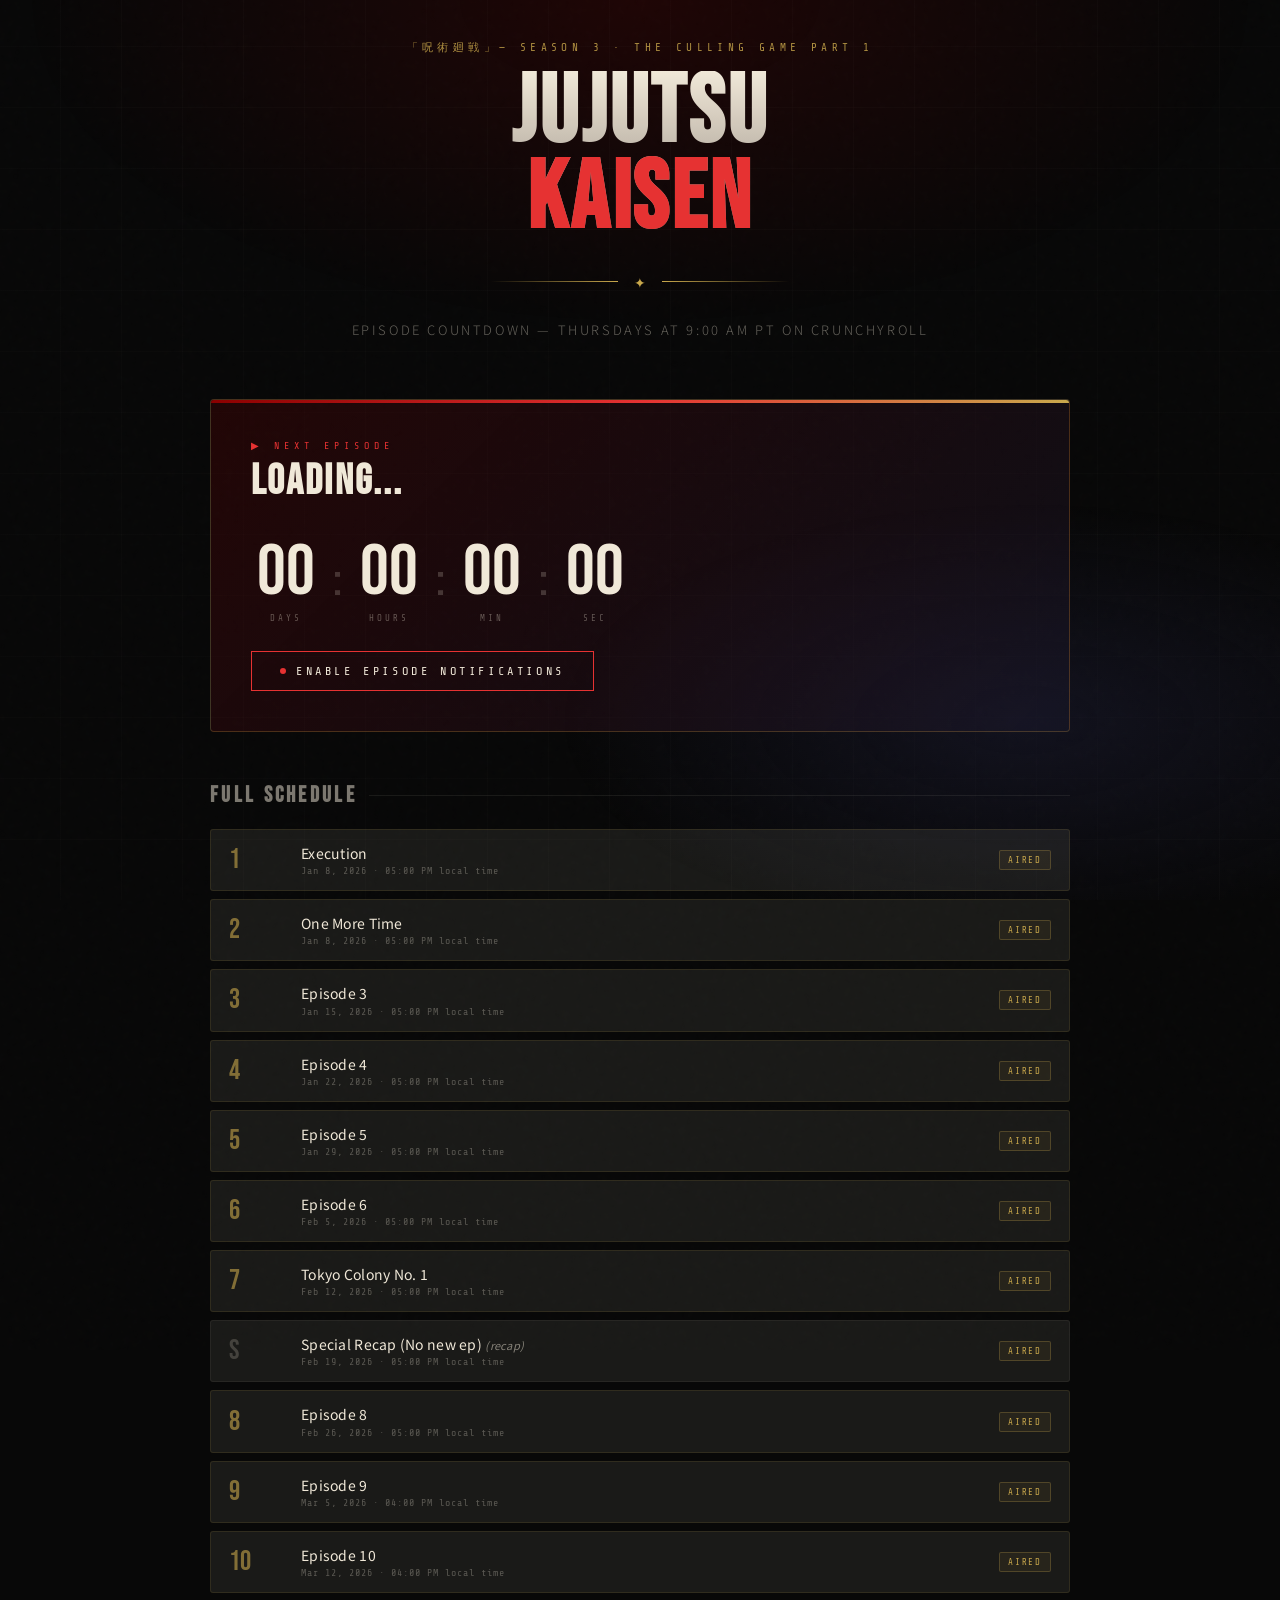
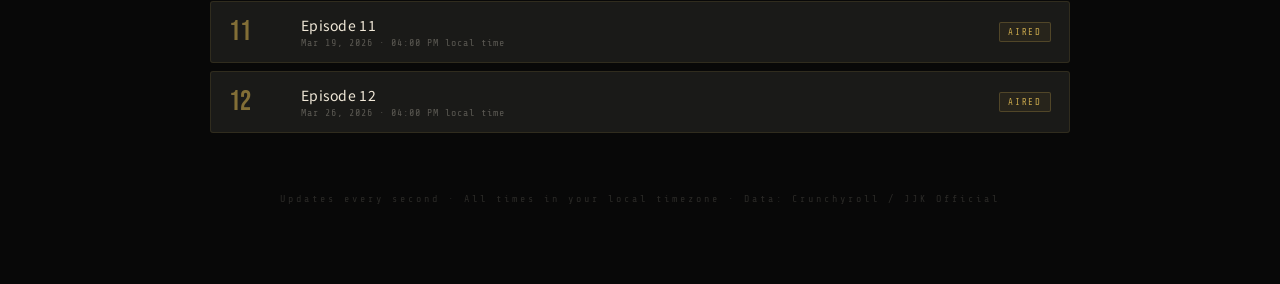
<file: jjk.html>
<!DOCTYPE html>
<html lang="en">
<head>
<meta charset="UTF-8">
<meta name="viewport" content="width=device-width, initial-scale=1.0">
<title>JJK S3 — Culling Game Countdown</title>
<link href="https://fonts.googleapis.com/css2?family=Bebas+Neue&family=Noto+Sans+JP:wght@300;400;700&family=Share+Tech+Mono&display=swap" rel="stylesheet">
<style>
  :root {
    --red: #e63232;
    --dark-red: #8b0000;
    --black: #080808;
    --off-white: #f0e8d8;
    --gold: #c9a84c;
    --ink: #1a1a2e;
    --dim: rgba(240,232,216,0.08);
  }

  * { margin: 0; padding: 0; box-sizing: border-box; }

  body {
    background: var(--black);
    color: var(--off-white);
    font-family: 'Noto Sans JP', sans-serif;
    min-height: 100vh;
    overflow-x: hidden;
  }

  /* Ink wash background */
  body::before {
    content: '';
    position: fixed;
    inset: 0;
    background:
      radial-gradient(ellipse 80% 60% at 50% 0%, rgba(139,0,0,0.18) 0%, transparent 60%),
      radial-gradient(ellipse 60% 40% at 80% 80%, rgba(26,26,46,0.6) 0%, transparent 60%),
      repeating-linear-gradient(0deg, transparent, transparent 60px, rgba(240,232,216,0.015) 60px, rgba(240,232,216,0.015) 61px),
      repeating-linear-gradient(90deg, transparent, transparent 60px, rgba(240,232,216,0.015) 60px, rgba(240,232,216,0.015) 61px);
    pointer-events: none;
    z-index: 0;
  }

  /* Grain overlay */
  body::after {
    content: '';
    position: fixed;
    inset: -50%;
    background-image: url("data:image/svg+xml,%3Csvg viewBox='0 0 256 256' xmlns='http://www.w3.org/2000/svg'%3E%3Cfilter id='noise'%3E%3CfeTurbulence type='fractalNoise' baseFrequency='0.9' numOctaves='4' stitchTiles='stitch'/%3E%3C/filter%3E%3Crect width='100%25' height='100%25' filter='url(%23noise)' opacity='0.04'/%3E%3C/svg%3E");
    opacity: 0.25;
    pointer-events: none;
    z-index: 1;
    animation: grain 0.5s steps(1) infinite;
  }

  @keyframes grain {
    0%, 100% { transform: translate(0,0); }
    10% { transform: translate(-3%,-3%); }
    20% { transform: translate(3%,1%); }
    30% { transform: translate(-1%,3%); }
    40% { transform: translate(2%,-2%); }
    50% { transform: translate(-3%,1%); }
    60% { transform: translate(3%,3%); }
    70% { transform: translate(-2%,-1%); }
    80% { transform: translate(1%,2%); }
    90% { transform: translate(-1%,-3%); }
  }

  .container {
    position: relative;
    z-index: 2;
    max-width: 900px;
    margin: 0 auto;
    padding: 40px 20px 80px;
  }

  /* HEADER */
  header {
    text-align: center;
    margin-bottom: 60px;
    animation: fadeDown 0.8s ease both;
  }

  .eyebrow {
    font-family: 'Share Tech Mono', monospace;
    font-size: 11px;
    letter-spacing: 0.4em;
    color: var(--gold);
    text-transform: uppercase;
    margin-bottom: 16px;
    opacity: 0.85;
  }

  h1 {
    font-family: 'Bebas Neue', sans-serif;
    font-size: clamp(52px, 10vw, 96px);
    line-height: 0.9;
    letter-spacing: 0.03em;
    background: linear-gradient(180deg, var(--off-white) 0%, rgba(240,232,216,0.55) 100%);
    -webkit-background-clip: text;
    -webkit-text-fill-color: transparent;
    background-clip: text;
    position: relative;
  }

  h1 span {
    color: var(--red);
    -webkit-text-fill-color: var(--red);
  }

  .subtitle {
    font-size: 13px;
    letter-spacing: 0.2em;
    color: rgba(240,232,216,0.4);
    margin-top: 14px;
    font-weight: 300;
    text-transform: uppercase;
  }

  .divider {
    display: flex;
    align-items: center;
    gap: 16px;
    margin: 28px auto;
    max-width: 300px;
  }
  .divider::before, .divider::after {
    content: '';
    flex: 1;
    height: 1px;
    background: linear-gradient(90deg, transparent, var(--gold));
  }
  .divider::after { background: linear-gradient(90deg, var(--gold), transparent); }
  .divider-icon { color: var(--gold); font-size: 14px; }

  /* NEXT EPISODE HERO */
  .next-ep {
    background: linear-gradient(135deg, rgba(139,0,0,0.2) 0%, rgba(26,26,46,0.4) 100%);
    border: 1px solid rgba(201,168,76,0.25);
    border-radius: 4px;
    padding: 40px;
    margin-bottom: 50px;
    position: relative;
    overflow: hidden;
    animation: fadeUp 0.8s 0.2s ease both;
  }

  .next-ep::before {
    content: '';
    position: absolute;
    top: 0; left: 0; right: 0;
    height: 3px;
    background: linear-gradient(90deg, var(--dark-red), var(--red), var(--gold));
  }

  .next-ep-label {
    font-family: 'Share Tech Mono', monospace;
    font-size: 10px;
    letter-spacing: 0.5em;
    color: var(--red);
    text-transform: uppercase;
    margin-bottom: 8px;
  }

  .next-ep-title {
    font-family: 'Bebas Neue', sans-serif;
    font-size: clamp(26px, 5vw, 42px);
    letter-spacing: 0.05em;
    line-height: 1.1;
    margin-bottom: 6px;
  }

  .next-ep-meta {
    font-size: 12px;
    color: rgba(240,232,216,0.5);
    letter-spacing: 0.1em;
    margin-bottom: 32px;
  }

  /* COUNTDOWN TIMER */
  .countdown {
    display: flex;
    gap: 12px;
    align-items: flex-end;
    flex-wrap: wrap;
  }

  .time-block {
    text-align: center;
    min-width: 70px;
  }

  .time-number {
    font-family: 'Bebas Neue', sans-serif;
    font-size: clamp(42px, 8vw, 72px);
    line-height: 1;
    color: var(--off-white);
    display: block;
    position: relative;
  }

  .time-number.urgent { color: var(--red); animation: pulse 1s ease infinite; }

  @keyframes pulse {
    0%, 100% { opacity: 1; }
    50% { opacity: 0.6; }
  }

  .time-label {
    font-family: 'Share Tech Mono', monospace;
    font-size: 9px;
    letter-spacing: 0.35em;
    color: rgba(240,232,216,0.35);
    text-transform: uppercase;
    margin-top: 4px;
  }

  .time-sep {
    font-family: 'Bebas Neue', sans-serif;
    font-size: 48px;
    color: rgba(240,232,216,0.2);
    padding-bottom: 18px;
    line-height: 1;
  }

  .aired-badge {
    display: inline-flex;
    align-items: center;
    gap: 8px;
    background: rgba(201,168,76,0.15);
    border: 1px solid rgba(201,168,76,0.4);
    color: var(--gold);
    font-family: 'Share Tech Mono', monospace;
    font-size: 12px;
    letter-spacing: 0.2em;
    padding: 10px 18px;
    border-radius: 2px;
  }

  .notify-btn {
    margin-top: 28px;
    background: none;
    border: 1px solid var(--red);
    color: var(--off-white);
    font-family: 'Share Tech Mono', monospace;
    font-size: 12px;
    letter-spacing: 0.3em;
    text-transform: uppercase;
    padding: 12px 28px;
    cursor: pointer;
    transition: all 0.25s;
    display: inline-flex;
    align-items: center;
    gap: 10px;
  }
  .notify-btn:hover {
    background: var(--red);
    box-shadow: 0 0 20px rgba(230,50,50,0.4);
  }
  .notify-btn.enabled {
    border-color: var(--gold);
    background: rgba(201,168,76,0.1);
    color: var(--gold);
  }
  .notify-btn .dot {
    width: 6px; height: 6px;
    border-radius: 50%;
    background: var(--red);
    animation: blink 1.5s ease infinite;
  }
  .notify-btn.enabled .dot { background: var(--gold); }

  @keyframes blink {
    0%, 100% { opacity: 1; }
    50% { opacity: 0.2; }
  }

  /* EPISODE LIST */
  .episodes-section {
    animation: fadeUp 0.8s 0.4s ease both;
  }

  .section-title {
    font-family: 'Bebas Neue', sans-serif;
    font-size: 22px;
    letter-spacing: 0.15em;
    color: rgba(240,232,216,0.5);
    text-transform: uppercase;
    margin-bottom: 20px;
    display: flex;
    align-items: center;
    gap: 12px;
  }
  .section-title::after {
    content: '';
    flex: 1;
    height: 1px;
    background: rgba(240,232,216,0.08);
  }

  .ep-grid {
    display: grid;
    gap: 8px;
  }

  .ep-item {
    display: grid;
    grid-template-columns: 56px 1fr auto;
    align-items: center;
    gap: 16px;
    padding: 14px 18px;
    background: var(--dim);
    border: 1px solid rgba(240,232,216,0.06);
    border-radius: 3px;
    transition: all 0.2s;
    cursor: default;
  }

  .ep-item:hover {
    background: rgba(240,232,216,0.05);
    border-color: rgba(240,232,216,0.12);
  }

  .ep-item.aired {
    border-color: rgba(201,168,76,0.12);
  }

  .ep-item.current {
    background: rgba(139,0,0,0.15);
    border-color: rgba(230,50,50,0.35);
    box-shadow: 0 0 20px rgba(230,50,50,0.08);
  }

  .ep-num {
    font-family: 'Bebas Neue', sans-serif;
    font-size: 28px;
    color: rgba(240,232,216,0.2);
    line-height: 1;
  }

  .ep-item.aired .ep-num { color: var(--gold); opacity: 0.6; }
  .ep-item.current .ep-num { color: var(--red); opacity: 1; }

  .ep-info {}
  .ep-name {
    font-size: 14px;
    font-weight: 400;
    letter-spacing: 0.02em;
    line-height: 1.3;
  }
  .ep-item.upcoming .ep-name { color: rgba(240,232,216,0.45); }
  .ep-date {
    font-family: 'Share Tech Mono', monospace;
    font-size: 10px;
    color: rgba(240,232,216,0.3);
    letter-spacing: 0.1em;
    margin-top: 3px;
  }
  .ep-item.current .ep-date { color: rgba(230,50,50,0.7); }

  .ep-status {
    font-family: 'Share Tech Mono', monospace;
    font-size: 9px;
    letter-spacing: 0.2em;
    padding: 4px 8px;
    border-radius: 2px;
  }
  .status-aired { color: var(--gold); border: 1px solid rgba(201,168,76,0.25); background: rgba(201,168,76,0.08); }
  .status-today { color: var(--red); border: 1px solid rgba(230,50,50,0.4); background: rgba(230,50,50,0.1); animation: pulse 1.5s ease infinite; }
  .status-upcoming { color: rgba(240,232,216,0.25); border: 1px solid rgba(240,232,216,0.08); }

  /* NOTIFICATION TOAST */
  .toast {
    position: fixed;
    bottom: 30px;
    right: 30px;
    background: var(--ink);
    border: 1px solid rgba(201,168,76,0.4);
    border-left: 3px solid var(--gold);
    padding: 16px 20px;
    font-family: 'Share Tech Mono', monospace;
    font-size: 13px;
    letter-spacing: 0.05em;
    max-width: 320px;
    z-index: 100;
    transform: translateY(100px);
    opacity: 0;
    transition: all 0.4s cubic-bezier(0.16,1,0.3,1);
  }
  .toast.show {
    transform: translateY(0);
    opacity: 1;
  }
  .toast-title { color: var(--gold); margin-bottom: 4px; font-size: 11px; letter-spacing: 0.3em; }
  .toast-msg { color: rgba(240,232,216,0.8); }

  @keyframes fadeDown {
    from { opacity: 0; transform: translateY(-20px); }
    to { opacity: 1; transform: translateY(0); }
  }
  @keyframes fadeUp {
    from { opacity: 0; transform: translateY(20px); }
    to { opacity: 1; transform: translateY(0); }
  }

  .recap-note {
    font-size: 11px;
    color: rgba(240,232,216,0.3);
    font-style: italic;
    padding: 0 0 0 72px;
    margin-top: -4px;
  }

  footer {
    text-align: center;
    margin-top: 60px;
    font-family: 'Share Tech Mono', monospace;
    font-size: 10px;
    letter-spacing: 0.3em;
    color: rgba(240,232,216,0.15);
    animation: fadeUp 0.8s 0.6s ease both;
  }
</style>
</head>
<body>

<div class="container">
  <header>
    <p class="eyebrow">「呪術廻戦」— Season 3 · The Culling Game Part 1</p>
    <h1>JUJUTSU<br><span>KAISEN</span></h1>
    <div class="divider"><span class="divider-icon">✦</span></div>
    <p class="subtitle">Episode Countdown — Thursdays at 9:00 AM PT on Crunchyroll</p>
  </header>

  <!-- NEXT EPISODE CARD -->
  <div class="next-ep" id="nextEpCard">
    <p class="next-ep-label">▶ Next Episode</p>
    <h2 class="next-ep-title" id="nextEpTitle">Loading...</h2>
    <p class="next-ep-meta" id="nextEpMeta"></p>

    <div class="countdown" id="countdown">
      <div class="time-block">
        <span class="time-number" id="days">00</span>
        <p class="time-label">Days</p>
      </div>
      <div class="time-sep">:</div>
      <div class="time-block">
        <span class="time-number" id="hours">00</span>
        <p class="time-label">Hours</p>
      </div>
      <div class="time-sep">:</div>
      <div class="time-block">
        <span class="time-number" id="minutes">00</span>
        <p class="time-label">Min</p>
      </div>
      <div class="time-sep">:</div>
      <div class="time-block">
        <span class="time-number" id="seconds">00</span>
        <p class="time-label">Sec</p>
      </div>
    </div>

    <div>
      <button class="notify-btn" id="notifyBtn" onclick="toggleNotifications()">
        <span class="dot"></span>
        <span id="notifyLabel">Enable Episode Notifications</span>
      </button>
    </div>
  </div>

  <!-- EPISODE LIST -->
  <div class="episodes-section">
    <h3 class="section-title">Full Schedule</h3>
    <div class="ep-grid" id="epGrid"></div>
  </div>

  <footer>
    <p>Updates every second · All times in your local timezone · Data: Crunchyroll / JJK Official</p>
  </footer>
</div>

<!-- TOAST -->
<div class="toast" id="toast">
  <p class="toast-title">NOTIFICATION</p>
  <p class="toast-msg" id="toastMsg"></p>
</div>

<script>
// Episode schedule — all times in UTC (9:00 AM PT = 17:00 UTC during PST, 16:00 UTC during PDT)
// Feb 26 = PDT not yet, still PST → 17:00 UTC. Mar 5+ = PDT → 16:00 UTC
const episodes = [
  { num: 1,  title: "Execution",                    date: "2026-01-08T17:00:00Z", aired: true },
  { num: 2,  title: "One More Time",                date: "2026-01-08T17:00:00Z", aired: true },
  { num: 3,  title: "Episode 3",                    date: "2026-01-15T17:00:00Z", aired: true },
  { num: 4,  title: "Episode 4",                    date: "2026-01-22T17:00:00Z", aired: true },
  { num: 5,  title: "Episode 5",                    date: "2026-01-29T17:00:00Z", aired: true },
  { num: 6,  title: "Episode 6",                    date: "2026-02-05T17:00:00Z", aired: true },
  { num: 7,  title: "Tokyo Colony No. 1",           date: "2026-02-12T17:00:00Z", aired: true },
  { num: "S", title: "Special Recap (No new ep)",   date: "2026-02-19T17:00:00Z", aired: true, special: true },
  { num: 8,  title: "Episode 8",                    date: "2026-02-26T17:00:00Z" },
  { num: 9,  title: "Episode 9",                    date: "2026-03-05T16:00:00Z" },
  { num: 10, title: "Episode 10",                   date: "2026-03-12T16:00:00Z" },
  { num: 11, title: "Episode 11",                   date: "2026-03-19T16:00:00Z" },
  { num: 12, title: "Episode 12",                   date: "2026-03-26T16:00:00Z" },
];

let notificationsEnabled = false;
let scheduledAlerts = [];
const now = () => new Date();

function getNextEpisode() {
  const n = now().getTime();
  // Find the first non-special episode that hasn't aired yet (air date in future)
  const upcoming = episodes.filter(e => !e.special && !e.aired && new Date(e.date).getTime() > n - 3600000);
  if (upcoming.length > 0) return upcoming[0];
  // If all aired, return last
  return episodes[episodes.length - 1];
}

function pad(n) { return String(n).padStart(2, '0'); }

function updateCountdown() {
  const next = getNextEpisode();
  const target = new Date(next.date).getTime();
  const diff = target - now().getTime();

  const titleEl = document.getElementById('nextEpTitle');
  const metaEl = document.getElementById('nextEpMeta');

  if (diff <= 0 && diff > -7200000) {
    // Currently airing window
    titleEl.textContent = `EP ${next.num} — AIRING NOW`;
    document.getElementById('countdown').innerHTML = `<div class="aired-badge">⚡ EPISODE IS LIVE ON CRUNCHYROLL</div>`;
    metaEl.textContent = `Watch at crunchyroll.com`;
    return;
  }

  if (diff <= 0) {
    // Mark as aired and recalc
    next.aired = true;
    updateCountdown();
    buildEpGrid();
    return;
  }

  const d = Math.floor(diff / 86400000);
  const h = Math.floor((diff % 86400000) / 3600000);
  const m = Math.floor((diff % 3600000) / 60000);
  const s = Math.floor((diff % 60000) / 1000);

  titleEl.textContent = `EP ${next.num} — ${next.title}`;
  metaEl.textContent = `${new Date(next.date).toLocaleDateString(undefined, {weekday:'long', month:'long', day:'numeric', year:'numeric'})} · Crunchyroll`;

  const isUrgent = d === 0 && h < 1;

  document.getElementById('days').textContent = pad(d);
  document.getElementById('hours').textContent = pad(h);
  document.getElementById('minutes').textContent = pad(m);
  document.getElementById('seconds').textContent = pad(s);

  ['days','hours','minutes','seconds'].forEach(id => {
    const el = document.getElementById(id);
    if (isUrgent) el.classList.add('urgent');
    else el.classList.remove('urgent');
  });
}

function buildEpGrid() {
  const grid = document.getElementById('epGrid');
  const n = now().getTime();
  grid.innerHTML = '';

  episodes.forEach(ep => {
    const epTime = new Date(ep.date).getTime();
    const isAired = ep.aired || epTime < n - 7200000;
    const isCurrent = !ep.special && epTime > n - 7200000 && epTime <= n + (diff => diff > 0 ? diff : 0)(0);
    const isToday = !ep.special && Math.abs(epTime - n) < 86400000 * 0.5;

    let cls = 'ep-item ';
    if (isAired) cls += ep.special ? 'special' : 'aired';
    else if (isToday) cls += 'current';
    else cls += 'upcoming';

    let statusHtml = '';
    if (isAired) statusHtml = `<span class="ep-status status-aired">AIRED</span>`;
    else if (isToday) statusHtml = `<span class="ep-status status-today">TODAY</span>`;
    else statusHtml = `<span class="ep-status status-upcoming">UPCOMING</span>`;

    const dateStr = new Date(ep.date).toLocaleDateString(undefined, {month:'short', day:'numeric', year:'numeric'});
    const timeStr = new Date(ep.date).toLocaleTimeString(undefined, {hour:'2-digit', minute:'2-digit'});

    const div = document.createElement('div');
    div.className = cls;
    div.innerHTML = `
      <div class="ep-num">${ep.num}</div>
      <div class="ep-info">
        <div class="ep-name">${ep.title}${ep.special ? ' <em style="opacity:0.5;font-size:11px">(recap)</em>' : ''}</div>
        <div class="ep-date">${dateStr} · ${timeStr} local time</div>
      </div>
      ${statusHtml}
    `;
    grid.appendChild(div);
  });
}

// NOTIFICATIONS
async function toggleNotifications() {
  if (notificationsEnabled) {
    notificationsEnabled = false;
    scheduledAlerts.forEach(clearTimeout);
    scheduledAlerts = [];
    document.getElementById('notifyBtn').classList.remove('enabled');
    document.getElementById('notifyLabel').textContent = 'Enable Episode Notifications';
    showToast('Notifications disabled.');
    return;
  }

  if (!('Notification' in window)) {
    showToast('Your browser does not support notifications. Try Chrome or Firefox.');
    return;
  }

  const perm = await Notification.requestPermission();
  if (perm !== 'granted') {
    showToast('Permission denied. Please allow notifications in your browser settings.');
    return;
  }

  notificationsEnabled = true;
  document.getElementById('notifyBtn').classList.add('enabled');
  document.getElementById('notifyLabel').textContent = 'Notifications Enabled ✓';

  scheduleNotifications();
  showToast('Notifications enabled! You\'ll be alerted 15 min before each episode.');
}

function scheduleNotifications() {
  const n = now().getTime();
  episodes.forEach(ep => {
    if (ep.special) return;
    const target = new Date(ep.date).getTime();
    // 15 minutes before
    const alertTime = target - 15 * 60 * 1000;
    const delay = alertTime - n;
    if (delay > 0) {
      const id = setTimeout(() => {
        new Notification(`🔵 JJK S3 — Episode ${ep.num} in 15 minutes!`, {
          body: `${ep.title} drops soon on Crunchyroll. Get ready!`,
          icon: 'https://i.imgur.com/JKW5g8f.png',
          tag: `jjk-ep-${ep.num}`
        });
      }, delay);
      scheduledAlerts.push(id);
    }
    // At air time
    const onAirDelay = target - n;
    if (onAirDelay > 0) {
      const id = setTimeout(() => {
        new Notification(`⚡ JJK S3 — Episode ${ep.num} is LIVE!`, {
          body: `${ep.title} is now streaming on Crunchyroll!`,
          tag: `jjk-ep-${ep.num}-live`
        });
      }, onAirDelay);
      scheduledAlerts.push(id);
    }
  });
}

function showToast(msg) {
  const toast = document.getElementById('toast');
  document.getElementById('toastMsg').textContent = msg;
  toast.classList.add('show');
  setTimeout(() => toast.classList.remove('show'), 4000);
}

// INIT
buildEpGrid();
updateCountdown();
setInterval(() => {
  updateCountdown();
}, 1000);

// Rebuild grid every minute
setInterval(buildEpGrid, 60000);
</script>
</body>
</html>
</file>
